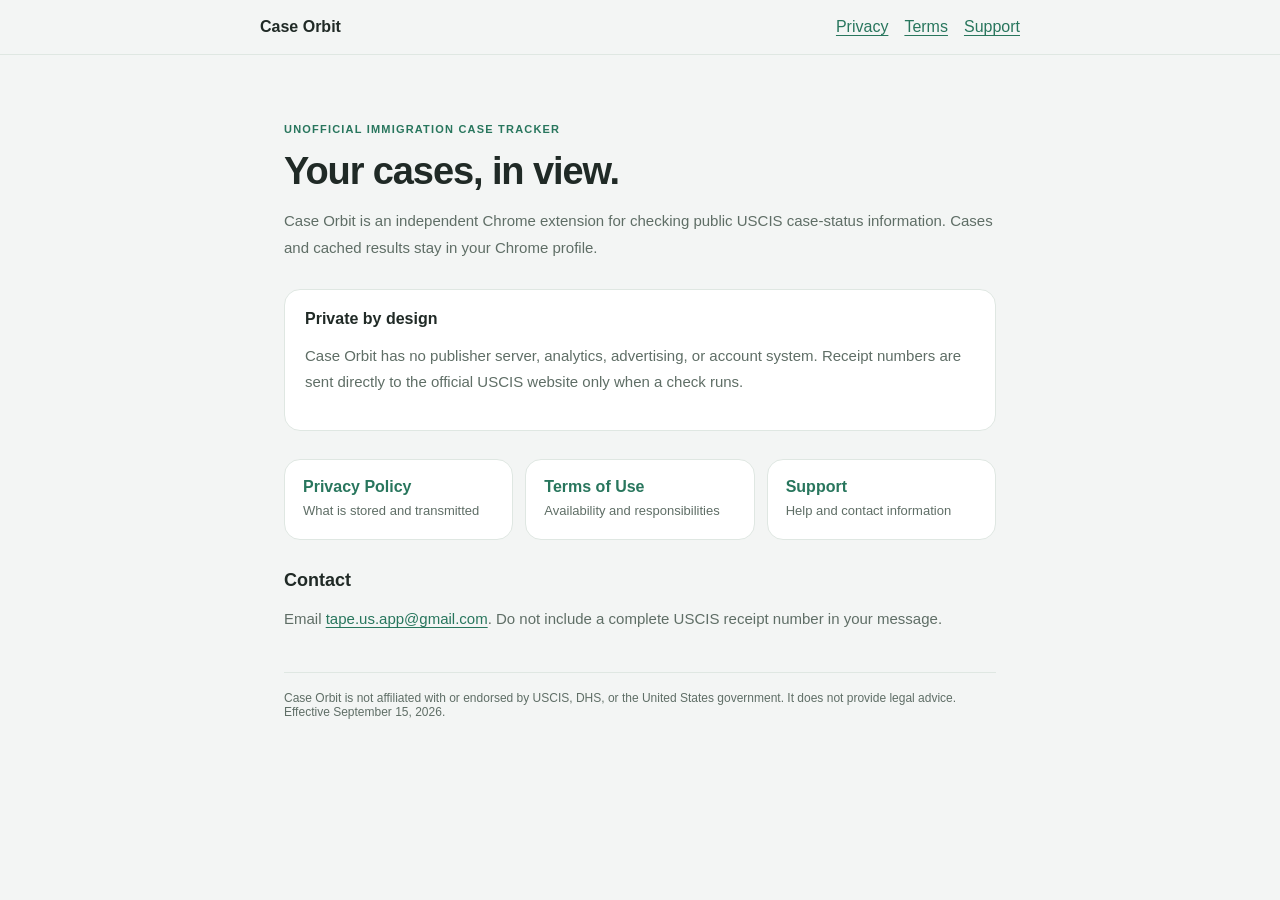
<file: index.html>
<!doctype html><html lang="en"><head><meta charset="UTF-8"><meta name="viewport" content="width=device-width,initial-scale=1"><meta name="description" content="Privacy, terms, and support for the Case Orbit Chrome extension."><title>Case Orbit · Privacy and Support</title><link rel="stylesheet" href="site.css"></head><body>
<nav><strong>Case Orbit</strong><div><a href="privacy.html">Privacy</a><a href="terms.html">Terms</a><a href="support.html">Support</a></div></nav>
<main><p class="eyebrow">Unofficial immigration case tracker</p><h1>Your cases, in view.</h1><p>Case Orbit is an independent Chrome extension for checking public USCIS case-status information. Cases and cached results stay in your Chrome profile.</p>
<div class="summary"><strong>Private by design</strong><p>Case Orbit has no publisher server, analytics, advertising, or account system. Receipt numbers are sent directly to the official USCIS website only when a check runs.</p></div>
<div class="link-grid"><a href="privacy.html"><strong>Privacy Policy</strong><span>What is stored and transmitted</span></a><a href="terms.html"><strong>Terms of Use</strong><span>Availability and responsibilities</span></a><a href="support.html"><strong>Support</strong><span>Help and contact information</span></a></div>
<h2>Contact</h2><p>Email <a href="mailto:tape.us.app@gmail.com">tape.us.app@gmail.com</a>. Do not include a complete USCIS receipt number in your message.</p>
<footer>Case Orbit is not affiliated with or endorsed by USCIS, DHS, or the United States government. It does not provide legal advice. Effective September 15, 2026.</footer></main></body></html>
</file>
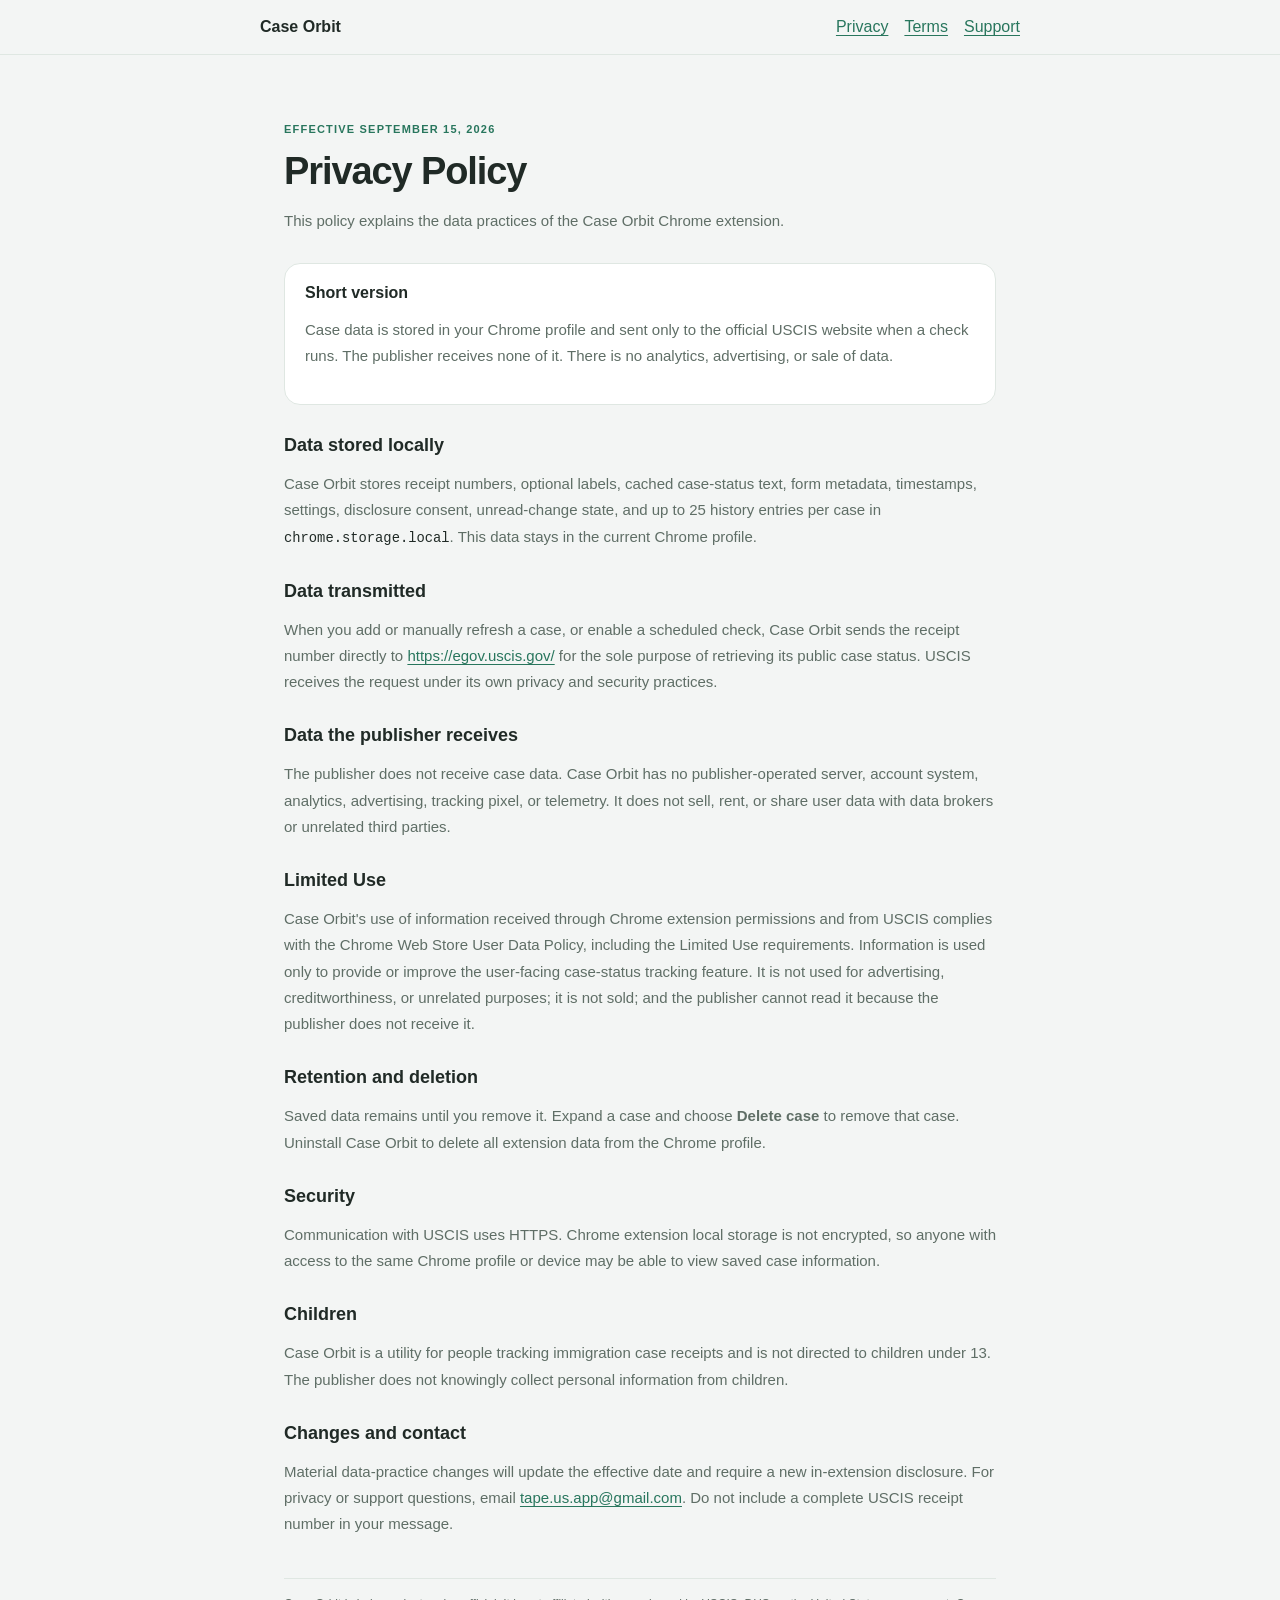
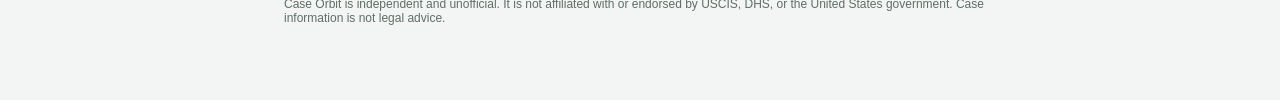
<file: privacy.html>
<!doctype html><html lang="en"><head><meta charset="UTF-8"><meta name="viewport" content="width=device-width,initial-scale=1"><title>Privacy Policy · Case Orbit</title><link rel="stylesheet" href="site.css"></head><body>
<nav><strong>Case Orbit</strong><div><a href="privacy.html">Privacy</a><a href="terms.html">Terms</a><a href="support.html">Support</a></div></nav>
<main><p class="eyebrow">Effective September 15, 2026</p><h1>Privacy Policy</h1><p>This policy explains the data practices of the Case Orbit Chrome extension.</p>
<div class="summary"><strong>Short version</strong><p>Case data is stored in your Chrome profile and sent only to the official USCIS website when a check runs. The publisher receives none of it. There is no analytics, advertising, or sale of data.</p></div>
<h2>Data stored locally</h2><p>Case Orbit stores receipt numbers, optional labels, cached case-status text, form metadata, timestamps, settings, disclosure consent, unread-change state, and up to 25 history entries per case in <code>chrome.storage.local</code>. This data stays in the current Chrome profile.</p>
<h2>Data transmitted</h2><p>When you add or manually refresh a case, or enable a scheduled check, Case Orbit sends the receipt number directly to <a href="https://egov.uscis.gov/">https://egov.uscis.gov/</a> for the sole purpose of retrieving its public case status. USCIS receives the request under its own privacy and security practices.</p>
<h2>Data the publisher receives</h2><p>The publisher does not receive case data. Case Orbit has no publisher-operated server, account system, analytics, advertising, tracking pixel, or telemetry. It does not sell, rent, or share user data with data brokers or unrelated third parties.</p>
<h2>Limited Use</h2><p>Case Orbit's use of information received through Chrome extension permissions and from USCIS complies with the Chrome Web Store User Data Policy, including the Limited Use requirements. Information is used only to provide or improve the user-facing case-status tracking feature. It is not used for advertising, creditworthiness, or unrelated purposes; it is not sold; and the publisher cannot read it because the publisher does not receive it.</p>
<h2>Retention and deletion</h2><p>Saved data remains until you remove it. Expand a case and choose <strong>Delete case</strong> to remove that case. Uninstall Case Orbit to delete all extension data from the Chrome profile.</p>
<h2>Security</h2><p>Communication with USCIS uses HTTPS. Chrome extension local storage is not encrypted, so anyone with access to the same Chrome profile or device may be able to view saved case information.</p>
<h2>Children</h2><p>Case Orbit is a utility for people tracking immigration case receipts and is not directed to children under 13. The publisher does not knowingly collect personal information from children.</p>
<h2>Changes and contact</h2><p>Material data-practice changes will update the effective date and require a new in-extension disclosure. For privacy or support questions, email <a href="mailto:tape.us.app@gmail.com">tape.us.app@gmail.com</a>. Do not include a complete USCIS receipt number in your message.</p>
<footer>Case Orbit is independent and unofficial. It is not affiliated with or endorsed by USCIS, DHS, or the United States government. Case information is not legal advice.</footer></main></body></html>
</file>
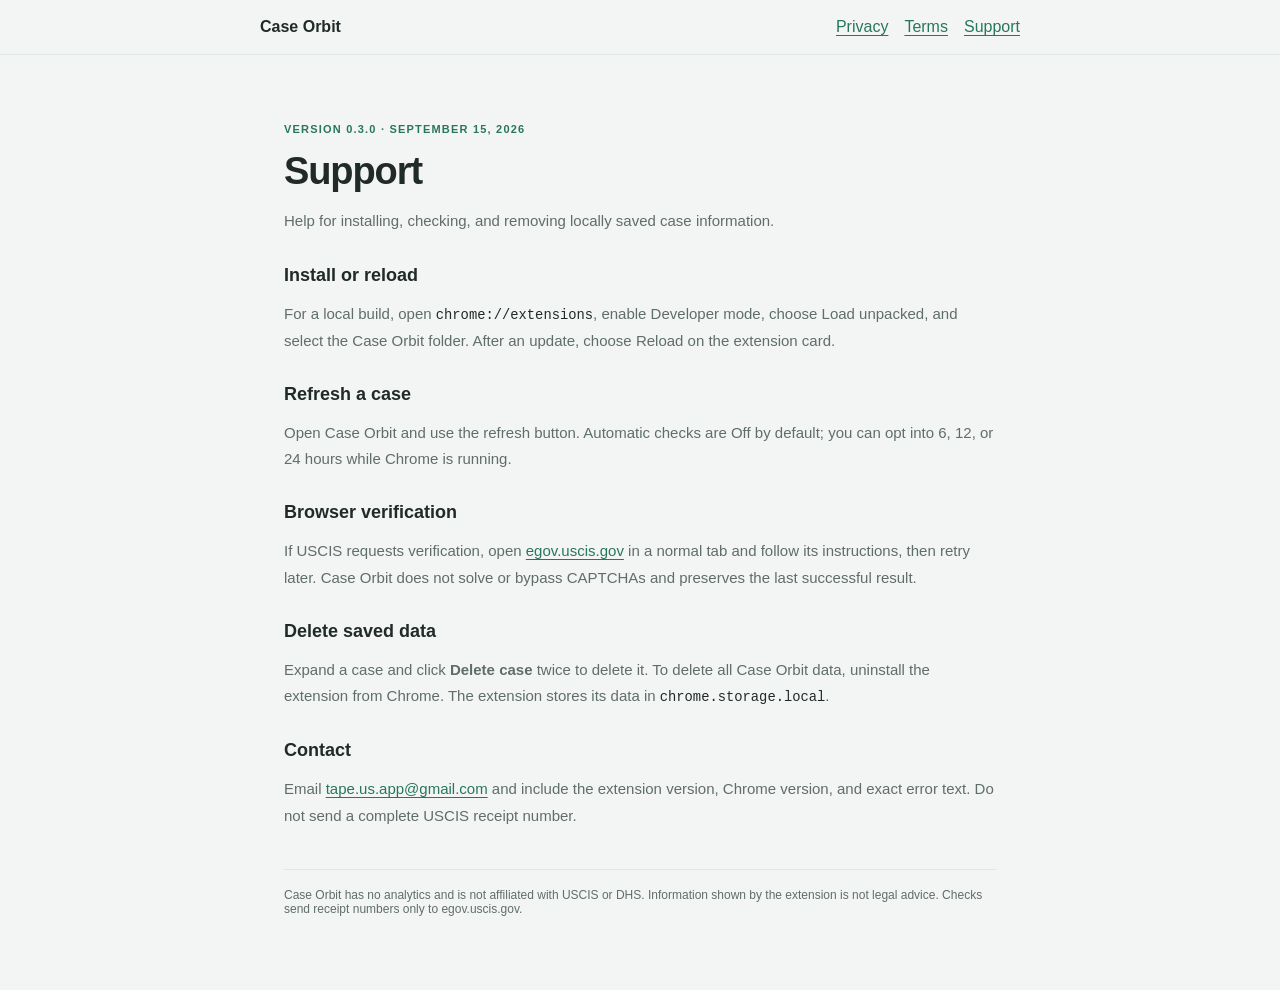
<file: support.html>
<!doctype html><html lang="en"><head><meta charset="UTF-8"><meta name="viewport" content="width=device-width,initial-scale=1"><title>Support · Case Orbit</title><link rel="stylesheet" href="site.css"></head><body>
<nav><strong>Case Orbit</strong><div><a href="privacy.html">Privacy</a><a href="terms.html">Terms</a><a href="support.html">Support</a></div></nav>
<main><p class="eyebrow">Version 0.3.0 · September 15, 2026</p><h1>Support</h1><p>Help for installing, checking, and removing locally saved case information.</p>
<h2>Install or reload</h2><p>For a local build, open <code>chrome://extensions</code>, enable Developer mode, choose Load unpacked, and select the Case Orbit folder. After an update, choose Reload on the extension card.</p>
<h2>Refresh a case</h2><p>Open Case Orbit and use the refresh button. Automatic checks are Off by default; you can opt into 6, 12, or 24 hours while Chrome is running.</p>
<h2>Browser verification</h2><p>If USCIS requests verification, open <a href="https://egov.uscis.gov/">egov.uscis.gov</a> in a normal tab and follow its instructions, then retry later. Case Orbit does not solve or bypass CAPTCHAs and preserves the last successful result.</p>
<h2>Delete saved data</h2><p>Expand a case and click <strong>Delete case</strong> twice to delete it. To delete all Case Orbit data, uninstall the extension from Chrome. The extension stores its data in <code>chrome.storage.local</code>.</p>
<h2>Contact</h2><p>Email <a href="mailto:tape.us.app@gmail.com">tape.us.app@gmail.com</a> and include the extension version, Chrome version, and exact error text. Do not send a complete USCIS receipt number.</p>
<footer>Case Orbit has no analytics and is not affiliated with USCIS or DHS. Information shown by the extension is not legal advice. Checks send receipt numbers only to egov.uscis.gov.</footer></main></body></html>
</file>
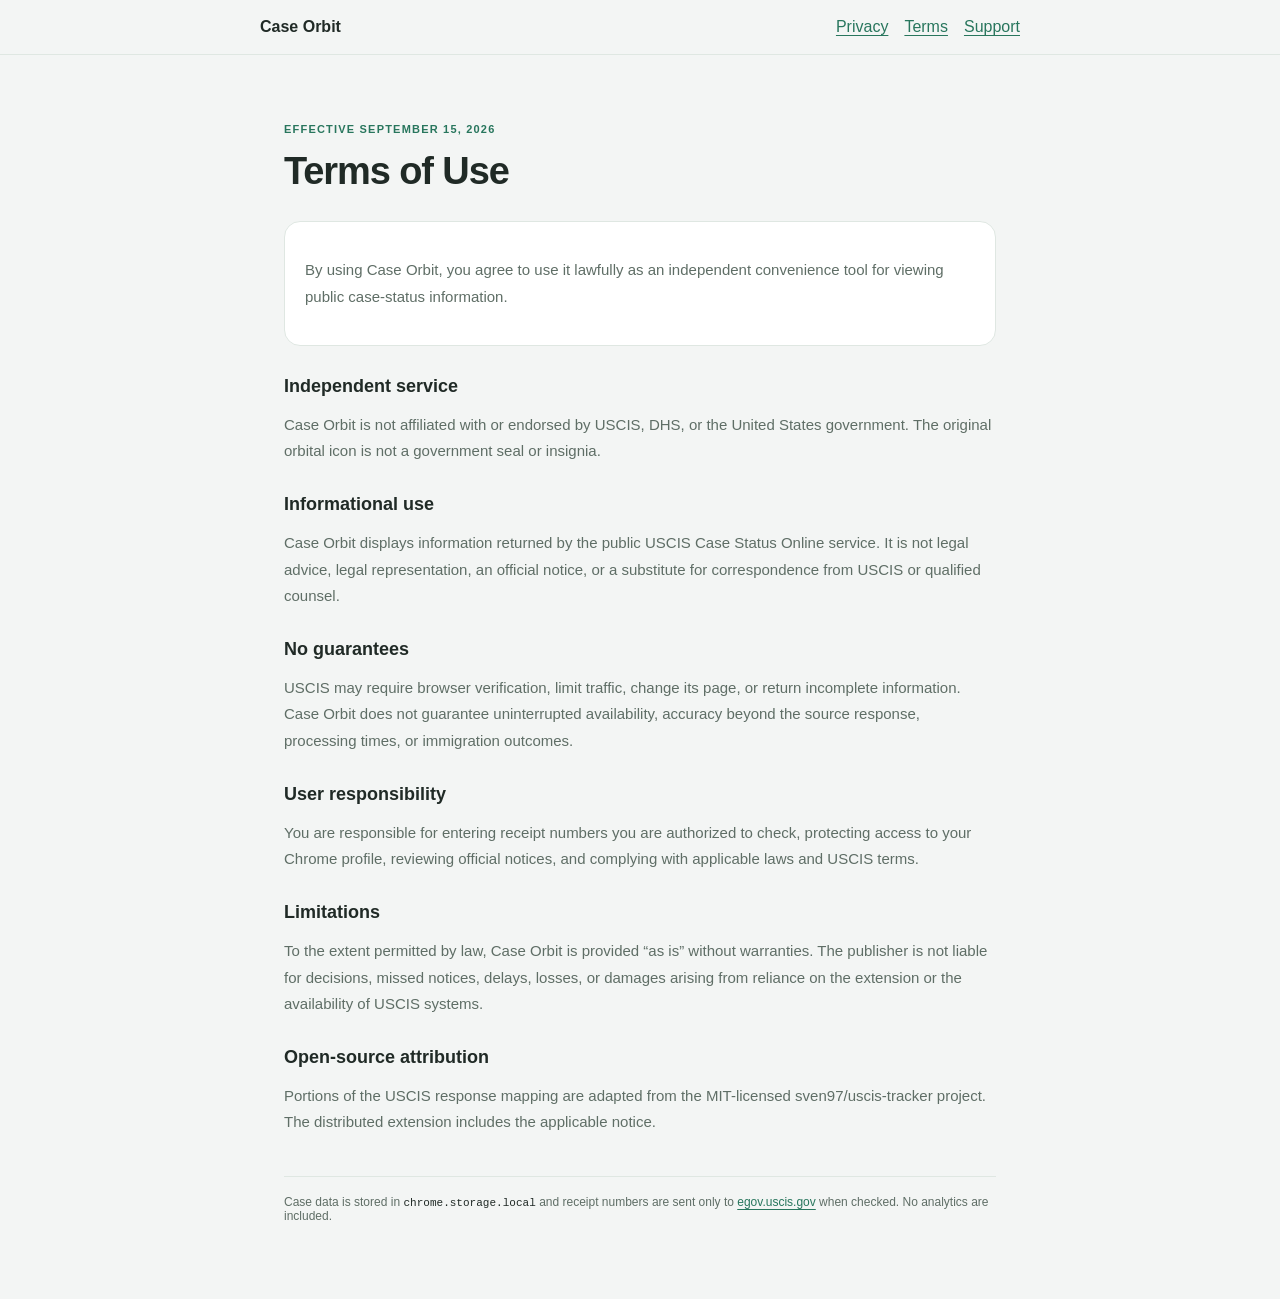
<file: terms.html>
<!doctype html><html lang="en"><head><meta charset="UTF-8"><meta name="viewport" content="width=device-width,initial-scale=1"><title>Terms · Case Orbit</title><link rel="stylesheet" href="site.css"></head><body>
<nav><strong>Case Orbit</strong><div><a href="privacy.html">Privacy</a><a href="terms.html">Terms</a><a href="support.html">Support</a></div></nav>
<main><p class="eyebrow">Effective September 15, 2026</p><h1>Terms of Use</h1>
<div class="summary"><p>By using Case Orbit, you agree to use it lawfully as an independent convenience tool for viewing public case-status information.</p></div>
<h2>Independent service</h2><p>Case Orbit is not affiliated with or endorsed by USCIS, DHS, or the United States government. The original orbital icon is not a government seal or insignia.</p>
<h2>Informational use</h2><p>Case Orbit displays information returned by the public USCIS Case Status Online service. It is not legal advice, legal representation, an official notice, or a substitute for correspondence from USCIS or qualified counsel.</p>
<h2>No guarantees</h2><p>USCIS may require browser verification, limit traffic, change its page, or return incomplete information. Case Orbit does not guarantee uninterrupted availability, accuracy beyond the source response, processing times, or immigration outcomes.</p>
<h2>User responsibility</h2><p>You are responsible for entering receipt numbers you are authorized to check, protecting access to your Chrome profile, reviewing official notices, and complying with applicable laws and USCIS terms.</p>
<h2>Limitations</h2><p>To the extent permitted by law, Case Orbit is provided “as is” without warranties. The publisher is not liable for decisions, missed notices, delays, losses, or damages arising from reliance on the extension or the availability of USCIS systems.</p>
<h2>Open-source attribution</h2><p>Portions of the USCIS response mapping are adapted from the MIT-licensed sven97/uscis-tracker project. The distributed extension includes the applicable notice.</p>
<footer>Case data is stored in <code>chrome.storage.local</code> and receipt numbers are sent only to <a href="https://egov.uscis.gov/">egov.uscis.gov</a> when checked. No analytics are included.</footer></main></body></html>
</file>
<file: site.css>
:root { --bg:#f3f5f4; --surface:#fff; --text:#202a26; --muted:#5f6e66; --rule:#dfe7e2; --accent:#28765d; }
* { box-sizing:border-box; }
body { background:var(--bg); color:var(--text); font-family:-apple-system,BlinkMacSystemFont,"Segoe UI",sans-serif; margin:0; }
nav { align-items:center; border-bottom:1px solid var(--rule); display:flex; justify-content:space-between; padding:18px max(24px,calc((100vw - 760px)/2)); }
nav strong { font-family:ui-rounded,-apple-system,sans-serif; }
nav div { display:flex; gap:16px; }
main { margin:0 auto; max-width:760px; padding:54px 24px 76px; }
.eyebrow { color:var(--accent); font-size:11px; font-weight:700; letter-spacing:1.2px; text-transform:uppercase; }
h1 { font-family:ui-rounded,"SF Pro Rounded",-apple-system,sans-serif; font-size:38px; letter-spacing:-1.1px; margin:8px 0 10px; }
h2 { font-size:18px; margin:30px 0 8px; }
p,li { color:var(--muted); font-size:15px; line-height:1.75; }
ul { padding-left:22px; }
a { color:var(--accent); text-underline-offset:3px; }
.summary { background:var(--surface); border:1px solid var(--rule); border-radius:16px; margin:28px 0; padding:20px; }
.link-grid { display:grid; gap:12px; grid-template-columns:repeat(3,1fr); margin:28px 0; }
.link-grid a { background:var(--surface); border:1px solid var(--rule); border-radius:16px; padding:18px; text-decoration:none; }
.link-grid strong,.link-grid span { display:block; }
.link-grid span { color:var(--muted); font-size:13px; line-height:1.5; margin-top:5px; }
code { color:var(--text); font-size:.92em; }
footer { border-top:1px solid var(--rule); color:var(--muted); font-size:12px; margin-top:40px; padding-top:18px; }
@media (max-width:600px) { nav { align-items:flex-start; flex-direction:column; gap:10px; } h1 { font-size:31px; } .link-grid { grid-template-columns:1fr; } }
</file>
